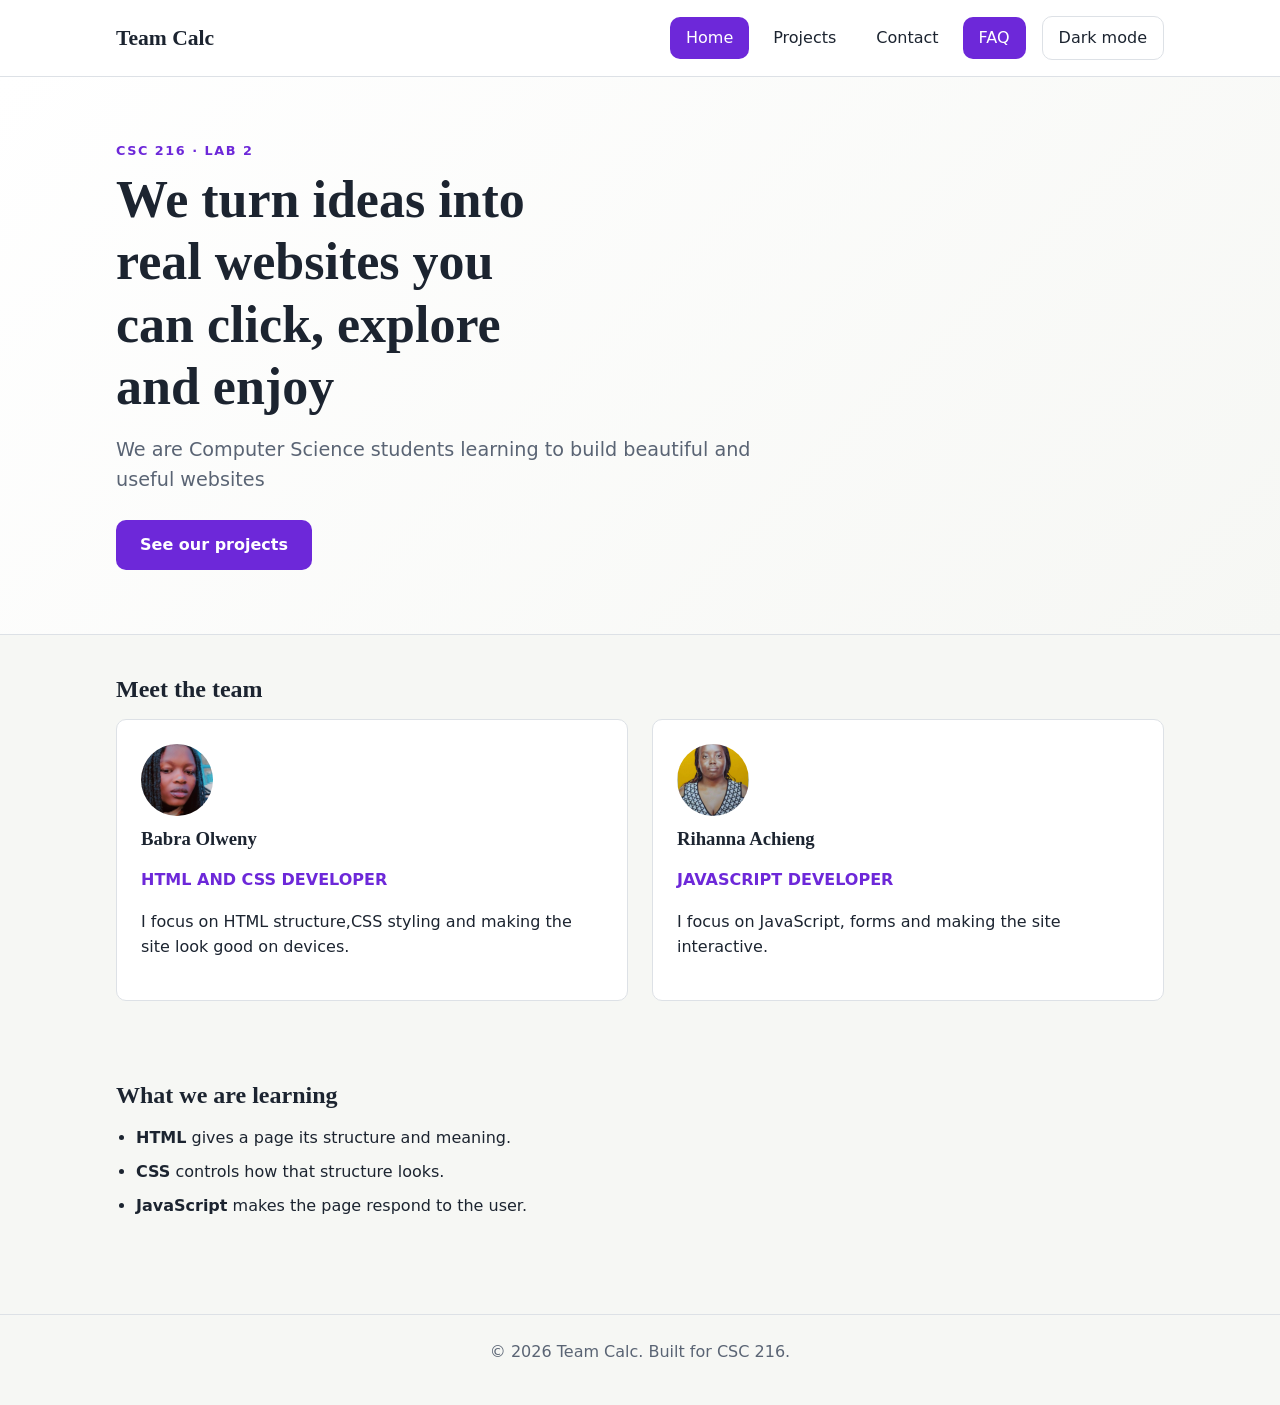
<file: index.html>
<!DOCTYPE html>
<html lang="en">
<head>
  <meta charset="UTF-8">
  <meta name="viewport" content="width=device-width, initial-scale=1.0">
  <meta name="description" content="Team Calc: a CSC 216 web development pair.">
  <title>Home | Team Calc</title>
  <link rel="stylesheet" href="css/styles.css">
  <script src="js/script.js" defer></script>
</head>
<body>
  <a class="skip-link" href="#main">Skip to main content</a>

  <header class="site-header">
    <div class="container header-inner">
      <a class="logo" href="index.html">Team Calc</a>
      <button class="nav-toggle" type="button" aria-expanded="false" aria-controls="site-nav">Menu</button>
      <nav id="site-nav" class="site-nav" aria-label="Main">
        <ul>
          <li><a href="index.html" aria-current="page">Home</a></li>
          <li><a href="projects.html">Projects</a></li>
          <li><a href="contact.html">Contact</a></li>
          <li><a href="faq.html" aria-current="page">FAQ</a></li>
        </ul>
      </nav>
      <button class="theme-toggle" type="button" aria-pressed="false">Dark mode</button>
    </div>
  </header>

  <main id="main">
    <section class="hero">
      <div class="container">
        <p class="eyebrow">CSC 216 · Lab 2</p>
        <h1>We turn ideas into real websites you can click, explore and enjoy</h1>
        <p class="lead">We are Computer Science students learning to build beautiful and useful websites</p>
        <a class="button" href="projects.html">See our projects</a>
      </div>
    </section>

    <section class="container section" aria-labelledby="team-heading">
      <h2 id="team-heading">Meet the team</h2>
      <div class="team-grid">
        <article class="card">
          <img class="avatar-photo" src="images/babra1.jpeg" alt="Portrait of Partner One Name" />
          <h3>Babra Olweny</h3>
          <p class="role">HTML AND CSS DEVELOPER</p>
          <p>I focus on HTML structure,CSS styling and making the site look good on devices.</p>
        </article>
        <article class="card">
          <img class="avatar-photo" src="images/rihanna1.jpeg" alt="Portrait of Partner One Name" />
          <h3>Rihanna Achieng</h3>
          <p class="role">JAVASCRIPT DEVELOPER</p>
          <p>I focus on JavaScript, forms and making the site interactive.</p>
        </article>
      </div>
    </section>

    <section class="container section" aria-labelledby="learning-heading">
      <h2 id="learning-heading">What we are learning</h2>
      <ul class="skill-list">
        <li><strong>HTML</strong> gives a page its structure and meaning.</li>
        <li><strong>CSS</strong> controls how that structure looks.</li>
        <li><strong>JavaScript</strong> makes the page respond to the user.</li>
      </ul>
    </section>
  </main>

  <footer class="site-footer">
    <div class="container">
      <p>© <span id="year">2026</span> Team Calc. Built for CSC 216.</p>
    </div>
  </footer>
<script src="js/script.js"></script>
</body>
</html>
</file>
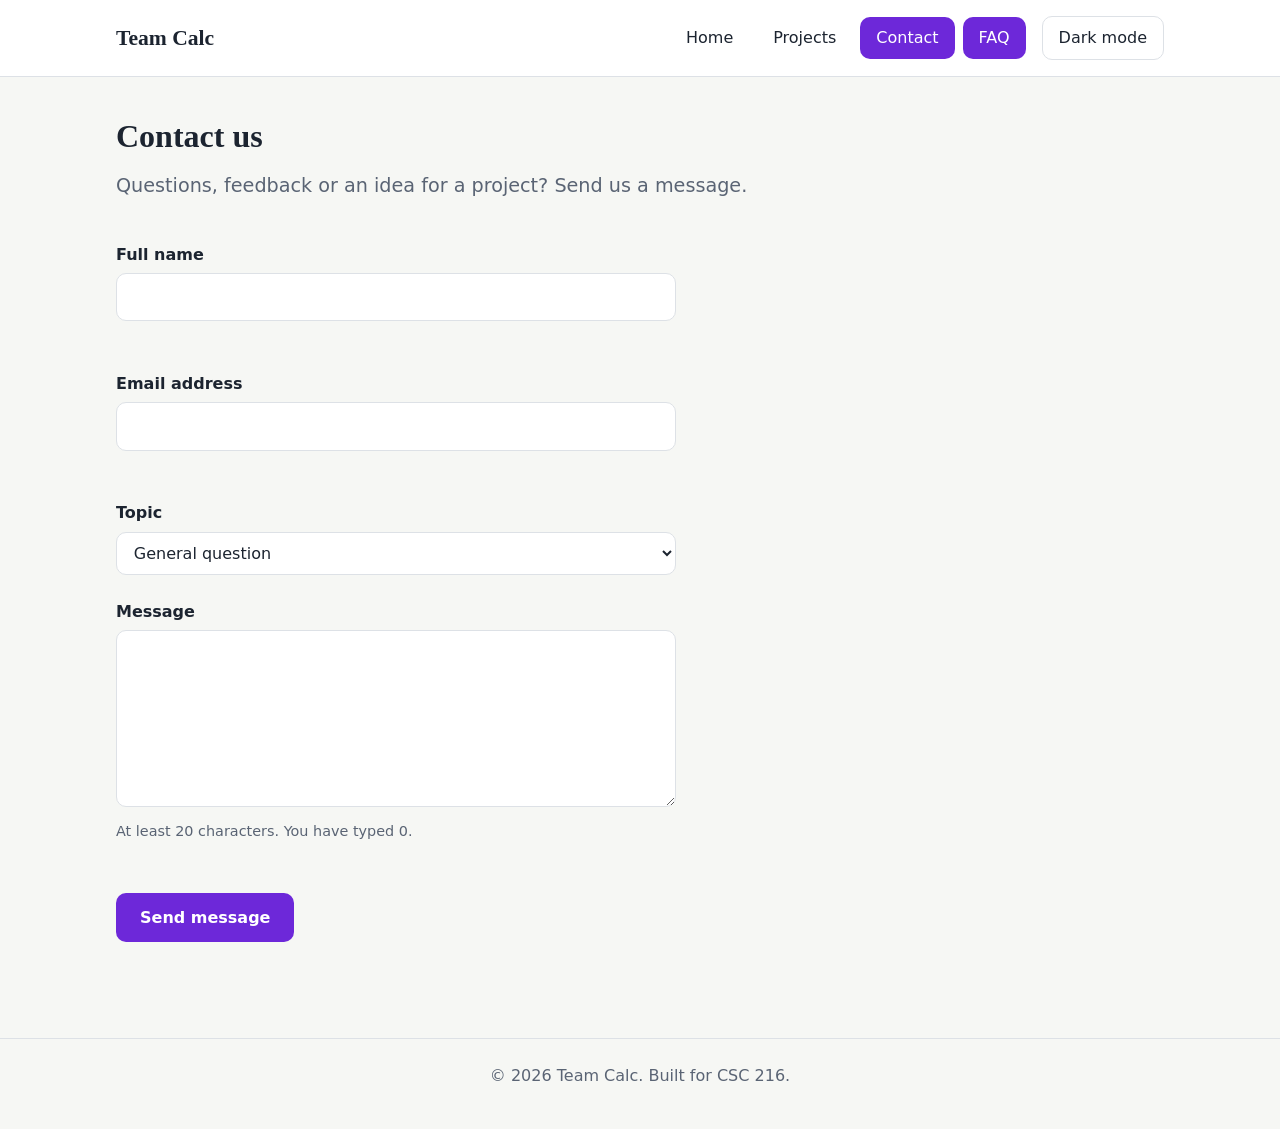
<file: contact.html>
<!DOCTYPE html>
<html lang="en">
<head>
  <meta charset="UTF-8">
  <meta name="viewport" content="width=device-width, initial-scale=1.0">
  <meta name="description" content="Send a message to Team Calc.">
  <title>Contact | Team Calc</title>
  <link rel="stylesheet" href="css/styles.css">
  <script src="js/script.js" defer></script>
</head>
<body>
  <a class="skip-link" href="#main">Skip to main content</a>

  <header class="site-header">
    <div class="container header-inner">
      <a class="logo" href="index.html">Team Calc</a>
      <button class="nav-toggle" type="button" aria-expanded="false" aria-controls="site-nav">Menu</button>
      <nav id="site-nav" class="site-nav" aria-label="Main">
        <ul>
          <li><a href="index.html">Home</a></li>
          <li><a href="projects.html">Projects</a></li>
          <li><a href="contact.html" aria-current="page">Contact</a></li>
          <li><a href="faq.html" aria-current="page">FAQ</a></li>
        </ul>
      </nav>
      <button class="theme-toggle" type="button" aria-pressed="false">Dark mode</button>
    </div>
  </header>

  <main id="main" class="container">
    <header class="page-header">
      <h1>Contact us</h1>
      <p class="lead">Questions, feedback or an idea for a project? Send us a message.</p>
    </header>

    <form id="contact-form" class="contact-form" novalidate>
      <div class="field">
        <label for="name">Full name</label>
        <input type="text" id="name" name="name" autocomplete="name" required aria-describedby="name-error">
        <p class="error" id="name-error"></p>
      </div>

      <div class="field">
        <label for="email">Email address</label>
        <input type="email" id="email" name="email" autocomplete="email" required aria-describedby="email-error">
        <p class="error" id="email-error"></p>
      </div>

      <div class="field">
        <label for="topic">Topic</label>
        <select id="topic" name="topic">
          <option value="general">General question</option>
          <option value="collaboration">Collaboration</option>
          <option value="feedback">Feedback on our site</option>
        </select>
      </div>

      <div class="field">
        <label for="message">Message</label>
        <textarea id="message" name="message" rows="6" required minlength="20" aria-describedby="message-hint message-error"></textarea>
        <p class="hint" id="message-hint">At least 20 characters. You have typed <span id="char-count">0</span>.</p>
        <p class="error" id="message-error"></p>
      </div>

      <button class="button" type="submit">Send message</button>
      <p id="form-status" class="form-status" role="status"></p>
    </form>
  </main>

  <footer class="site-footer">
    <div class="container">
      <p>© <span id="year">2026</span> Team Calc. Built for CSC 216.</p>
    </div>
  </footer>
 </footer>
<script src="js/script.js"></script>
</body>
</html>
</file>
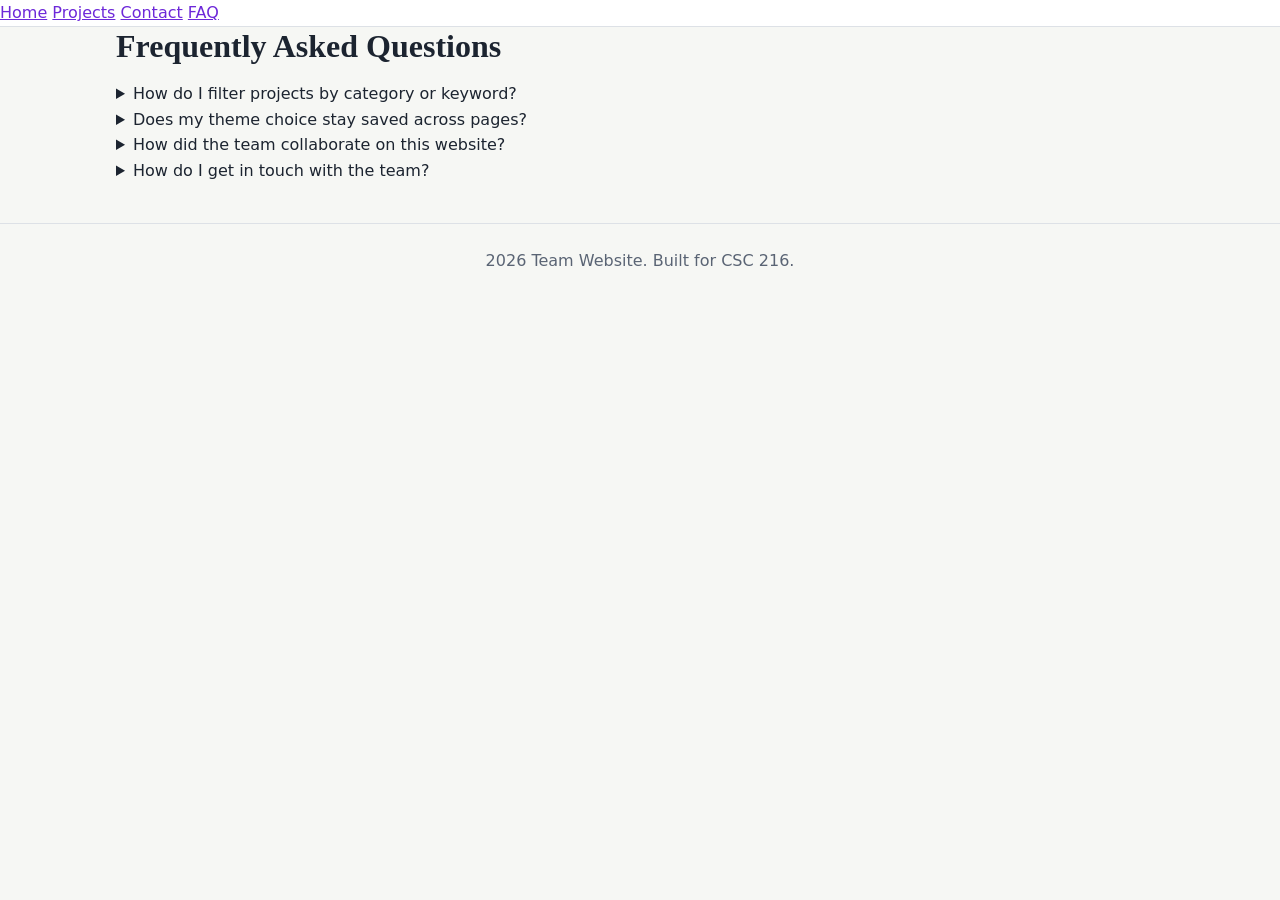
<file: faq.html>
<!DOCTYPE html>
<html lang="en">
<head>
  <meta charset="UTF-8" />
  <meta name="viewport" content="width=device-width, initial-scale=1.0" />
  <title>FAQ</title>
  <link rel="stylesheet" href="css/styles.css" />
  <script src="js/script.js" defer></script>
</head>
<body>
  <header class="site-header">
    <nav aria-label="Primary navigation">
      <a href="index.html">Home</a>
      <a href="projects.html">Projects</a>
      <a href="contact.html">Contact</a>
      <a href="faq.html" aria-current="page">FAQ</a>
    </nav>
  </header>

  <main id="main" class="container">
    <h1>Frequently Asked Questions</h1>

    <details>
      <summary>How do I filter projects by category or keyword?</summary>
      <p>Click a category filter button or type a keyword into the search box on the Projects page.</p>
    </details>

    <details>
      <summary>Does my theme choice stay saved across pages?</summary>
      <p>Yes, your theme preference is saved in browser storage and carried across pages on the same origin.</p>
    </details>

    <details>
      <summary>How did the team collaborate on this website?</summary>
      <p>We used Git branches, commits, pulls, and co-author trailers to share and review changes.</p>
    </details>

    <details>
      <summary>How do I get in touch with the team?</summary>
      <p>Use the form on the Contact page to send us a message.</p>
    </details>
  </main>

  <footer class="site-footer">
    <div class="container">
      <p><span id="year">2026</span> Team Website. Built for CSC 216.</p>
    </div>
  </footer>
</body>
</html>
</file>
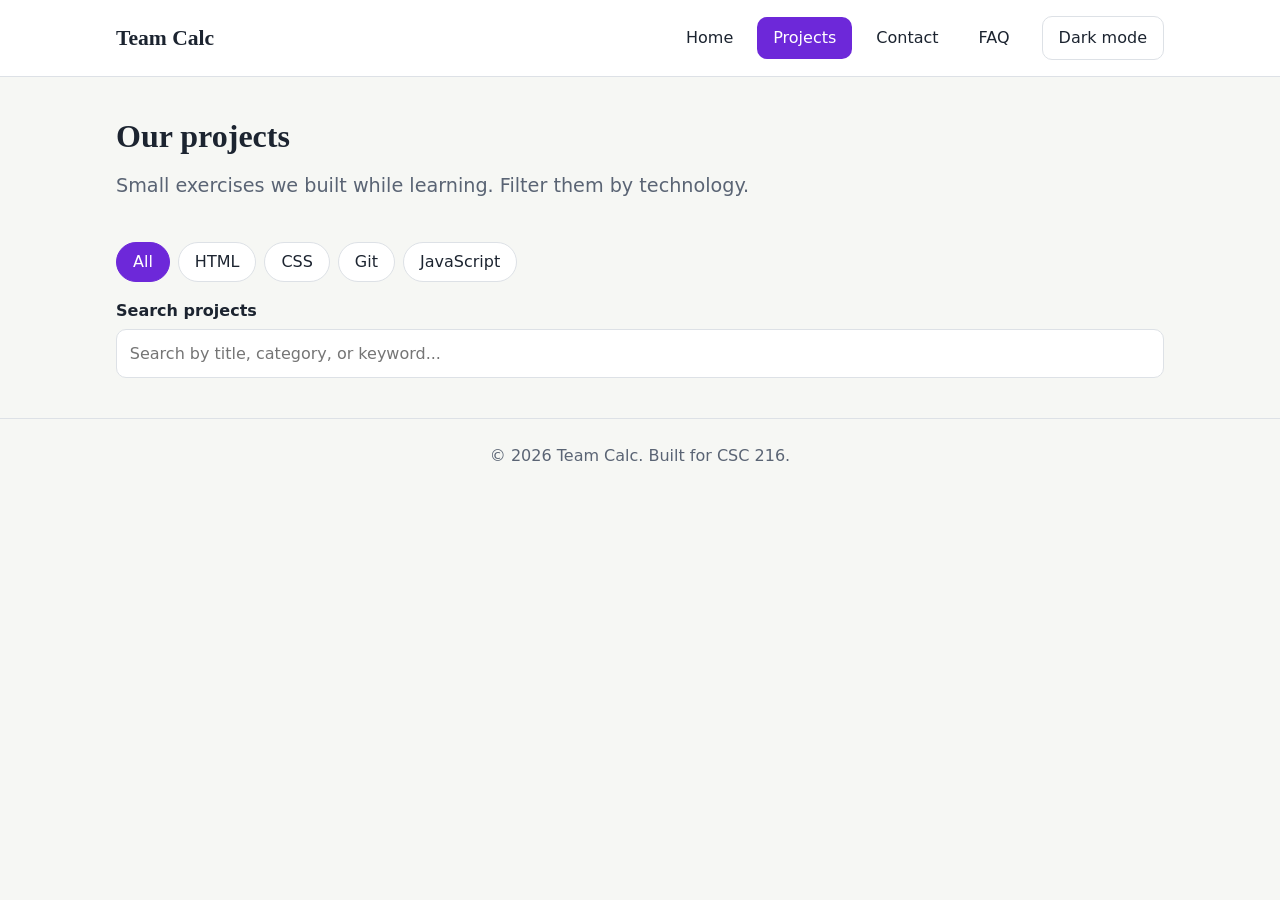
<file: projects.html>
<!DOCTYPE html>
<html lang="en">
<head>
  <meta charset="UTF-8">
  <meta name="viewport" content="width=device-width, initial-scale=1.0">
  <meta name="description" content="Projects built by Team Calc while learning web development.">
  <title>Projects | Team Calc</title>
  <link rel="stylesheet" href="css/styles.css">
  <script src="js/script.js" defer></script>
</head>
<body>
  <a class="skip-link" href="#main">Skip to main content</a>

  <header class="site-header">
    <div class="container header-inner">
      <a class="logo" href="index.html">Team Calc</a>
      <button class="nav-toggle" type="button" aria-expanded="false" aria-controls="site-nav">Menu</button>
      <nav id="site-nav" class="site-nav" aria-label="Main">
        <ul>
          <li><a href="index.html">Home</a></li>
          <li><a href="projects.html" aria-current="page">Projects</a></li>
          <li><a href="contact.html">Contact</a></li>
          <li><a href="faq.html">FAQ</a></li>
        </ul>
      </nav>
      <button class="theme-toggle" type="button" aria-pressed="false">Dark mode</button>
    </div>
  </header>

  <main id="main" class="container">
    <header class="page-header">
      <h1>Our projects</h1>
      <p class="lead">Small exercises we built while learning. Filter them by technology.</p>
    </header>

    <div class="filters" role="group" aria-label="Filter projects by technology">
      <button class="filter-btn" type="button" data-filter="all" aria-pressed="true">All</button>
      <button class="filter-btn" type="button" data-filter="html" aria-pressed="false">HTML</button>
      <button class="filter-btn" type="button" data-filter="css" aria-pressed="false">CSS</button>
      <button class="filter-btn" type="button" data-filter="git" aria-presses="false">Git</button>
      <button class="filter-btn" type="button" data-filter="js" aria-pressed="false">JavaScript</button>
    </div>

    <p id="project-count" class="project-count" aria-live="polite"></p>
    <div class="search-bar">
      <label for="project-search">Search projects</label>
      <input id="project-search" type="search" placeholder="Search by title, category, or keyword..."/>
    </div>
    <div id="project-list" class="project-grid"></div>

    <noscript>
      <p>Turn on JavaScript to see the project list.</p>
    </noscript>
  </main>

  <footer class="site-footer">
    <div class="container">
      <p>© <span id="year">2026</span> Team Calc. Built for CSC 216.</p>
    </div>
  </footer>
  </footer>
<script src="js/script.js"></script>
</body>
</html>
</file>
<file: css/styles.css>
/* =====================================================
   Team website stylesheet (CSC 216, Lab 2)
   One file styles every page on the site.
   ===================================================== */

/* ---------- 1. Design tokens ---------- */
:root {
  --color-bg: #f6f7f4;
  --color-surface: #ffffff;
  --color-text: #1c2430;
  --color-muted: #5a6474;
  --color-primary: #6d28d9;
  --color-primary-dark: #5b21b6;
  --color-on-primary: #ffffff;
  --color-border: #dde1e6;
  --color-error: #b3261e;
  --color-success: #1e7b3a;

  --font-body: system-ui, -apple-system, "Segoe UI", Roboto, Arial, sans-serif;
  --font-heading: Georgia, "Times New Roman", serif;

  --space-1: 0.5rem;
  --space-2: 1rem;
  --space-3: 1.5rem;
  --space-4: 2.5rem;
  --space-5: 4rem;

  --radius: 10px;
  --max-width: 1080px;
}

body.dark {
  --color-bg: #11161d;
  --color-surface: #1a212b;
  --color-text: #e7ebf0;
  --color-muted: #a2abb9;
  --color-primary: #a78bfa;
  --color-primary-dark: #8b5cf6;
  --color-on-primary: #0b1f1f;
  --color-border: #2b3340;
  --color-error: #ff8a80;
  --color-success: #7ddc97;
  color-scheme: dark;
}

/* ---------- 2. Base and reset ---------- */
*,
*::before,
*::after {
  box-sizing: border-box;
}

body {
  margin: 0;
  font-family: var(--font-body);
  font-size: 1rem;
  line-height: 1.6;
  color: var(--color-text);
  background-color: var(--color-bg);
  transition: background-color 0.3s ease, color 0.3s ease;
}

h1,
h2,
h3 {
  font-family: var(--font-heading);
  line-height: 1.2;
  margin: 0 0 var(--space-2);
}

p {
  margin: 0 0 var(--space-2);
}

a {
  color: var(--color-primary);
}

a:hover {
  color: var(--color-primary-dark);
}

img {
  max-width: 100%;
  display: block;
}

:focus-visible {
  outline: 3px solid var(--color-primary);
  outline-offset: 3px;
}

/* ---------- 3. Layout helpers ---------- */
.container {
  width: 100%;
  max-width: var(--max-width);
  margin-inline: auto;
  padding-inline: var(--space-2);
}

.section {
  padding-block: var(--space-4);
}

.skip-link {
  position: absolute;
  top: -4rem;
  left: var(--space-2);
  z-index: 100;
  padding: var(--space-1) var(--space-2);
  border-radius: var(--radius);
  background-color: var(--color-primary);
  color: var(--color-on-primary);
}

.skip-link:focus {
  top: var(--space-2);
}

/* ---------- 4. Header and navigation ---------- */
.site-header {
  position: sticky;
  top: 0;
  z-index: 10;
  background-color: var(--color-surface);
  border-bottom: 1px solid var(--color-border);
}

.header-inner {
  display: flex;
  flex-wrap: wrap;
  align-items: center;
  gap: var(--space-2);
  padding-block: var(--space-2);
}

.logo {
  margin-right: auto;
  font-family: var(--font-heading);
  font-size: 1.35rem;
  font-weight: 700;
  color: var(--color-text);
  text-decoration: none;
}

.site-nav ul {
  display: flex;
  gap: var(--space-1);
  margin: 0;
  padding: 0;
  list-style: none;
}

.site-nav a {
  display: block;
  padding: var(--space-1) var(--space-2);
  border-radius: var(--radius);
  color: var(--color-text);
  font-weight: 500;
  text-decoration: none;
}

.site-nav a:hover {
  background-color: var(--color-bg);
}

.site-nav a[aria-current="page"] {
  background-color: var(--color-primary);
  color: var(--color-on-primary);
}

.nav-toggle,
.theme-toggle {
  padding: var(--space-1) var(--space-2);
  border: 1px solid var(--color-border);
  border-radius: var(--radius);
  background-color: transparent;
  color: var(--color-text);
  font: inherit;
  cursor: pointer;
}

.theme-toggle[aria-pressed="true"] {
  border-color: var(--color-primary);
  color: var(--color-primary);
}

.nav-toggle {
  display: none;
}

/* ---------- 5. Buttons and hero ---------- */
.button {
  display: inline-block;
  padding: 0.75rem 1.5rem;
  border: none;
  border-radius: var(--radius);
  background-color: var(--color-primary);
  color: var(--color-on-primary);
  font: inherit;
  font-weight: 600;
  text-decoration: none;
  cursor: pointer;
  transition: background-color 0.2s ease, transform 0.2s ease;
}

.button:hover {
  background-color: var(--color-primary-dark);
  color: var(--color-on-primary);
  transform: translateY(-2px);
}

.hero {
  padding-block: var(--space-5);
  background: linear-gradient(135deg, var(--color-surface), var(--color-bg));
  border-bottom: 1px solid var(--color-border);
}

.hero h1 {
  max-width: 18ch;
  font-size: clamp(2rem, 5vw, 3.25rem);
}

.eyebrow {
  margin-bottom: var(--space-1);
  color: var(--color-primary);
  font-size: 0.8rem;
  font-weight: 700;
  letter-spacing: 0.12em;
  text-transform: uppercase;
}

.lead {
  max-width: 55ch;
  margin-bottom: var(--space-3);
  color: var(--color-muted);
  font-size: 1.2rem;
}

.page-header {
  padding-block: var(--space-4) var(--space-2);
}

/* ---------- 6. Cards and grids ---------- */
.team-grid,
.project-grid {
  display: grid;
  grid-template-columns: repeat(auto-fit, minmax(260px, 1fr));
  gap: var(--space-3);
}

.card {
  padding: var(--space-3);
  border: 1px solid var(--color-border);
  border-radius: var(--radius);
  background-color: var(--color-surface);
}

.avatar {
  display: grid;
  place-items: center;
  width: 64px;
  height: 64px;
  margin-bottom: var(--space-2);
  border-radius: 50%;
  background-color: var(--color-primary);
  color: var(--color-on-primary);
  font-size: 1.25rem;
  font-weight: 700;
}

.role {
  color: var(--color-primary);
  font-weight: 600;
}

.skill-list {
  padding-left: 1.25rem;
}

.skill-list li {
  margin-bottom: var(--space-1);
}

/* ---------- 7. Projects page ---------- */
.filters {
  display: flex;
  flex-wrap: wrap;
  gap: var(--space-1);
  margin-bottom: var(--space-2);
}

.filter-btn {
  padding: 0.4rem 1rem;
  border: 1px solid var(--color-border);
  border-radius: 999px;
  background-color: var(--color-surface);
  color: var(--color-text);
  font: inherit;
  cursor: pointer;
}

.filter-btn[aria-pressed="true"] {
  border-color: var(--color-primary);
  background-color: var(--color-primary);
  color: var(--color-on-primary);
}

.project-count {
  color: var(--color-muted);
}

.tag {
  display: inline-block;
  margin-bottom: var(--space-1);
  color: var(--color-primary);
  font-size: 0.75rem;
  font-weight: 700;
  letter-spacing: 0.06em;
  text-transform: uppercase;
}

/* ---------- 8. Contact form ---------- */
.contact-form {
  max-width: 560px;
  padding-bottom: var(--space-4);
}

.field {
  margin-bottom: var(--space-3);
}

label {
  display: block;
  margin-bottom: 0.35rem;
  font-weight: 600;
}

input,
select,
textarea {
  width: 100%;
  padding: 0.65rem 0.8rem;
  border: 1px solid var(--color-border);
  border-radius: var(--radius);
  background-color: var(--color-surface);
  color: var(--color-text);
  font: inherit;
}

input:focus,
select:focus,
textarea:focus {
  border-color: var(--color-primary);
}

input[aria-invalid="true"],
textarea[aria-invalid="true"] {
  border-color: var(--color-error);
}

.hint,
.error {
  margin: 0.35rem 0 0;
  font-size: 0.9rem;
}

.hint {
  color: var(--color-muted);
}

.error {
  min-height: 1.4em;
  color: var(--color-error);
}

.form-status {
  margin-top: var(--space-2);
  color: var(--color-success);
  font-weight: 600;
}

/* ---------- 9. Footer ---------- */
.site-footer {
  margin-top: var(--space-4);
  padding-block: var(--space-3);
  border-top: 1px solid var(--color-border);
  color: var(--color-muted);
  text-align: center;
}

/* ---------- 10. Small screens ---------- */
@media (max-width: 700px) {
  .nav-toggle {
    display: inline-block;
  }

  .site-nav {
    display: none;
    order: 3;
    width: 100%;
  }

  .site-nav.open {
    display: block;
  }

  .site-nav ul {
    flex-direction: column;
  }

  .section {
    padding-block: var(--space-3);
  }
}

/* ---------- 11. Respect reduced-motion preferences ---------- */
@media (prefers-reduced-motion: reduce) {
  *,
  *::before,
  *::after {
    transition: none !important;
  }
}

.avatar-photo {
  width: 72px;
  height: 72px;
  border-radius: 50%;
  object-fit: cover;
  margin-bottom: 0.75rem;
}
</file>
